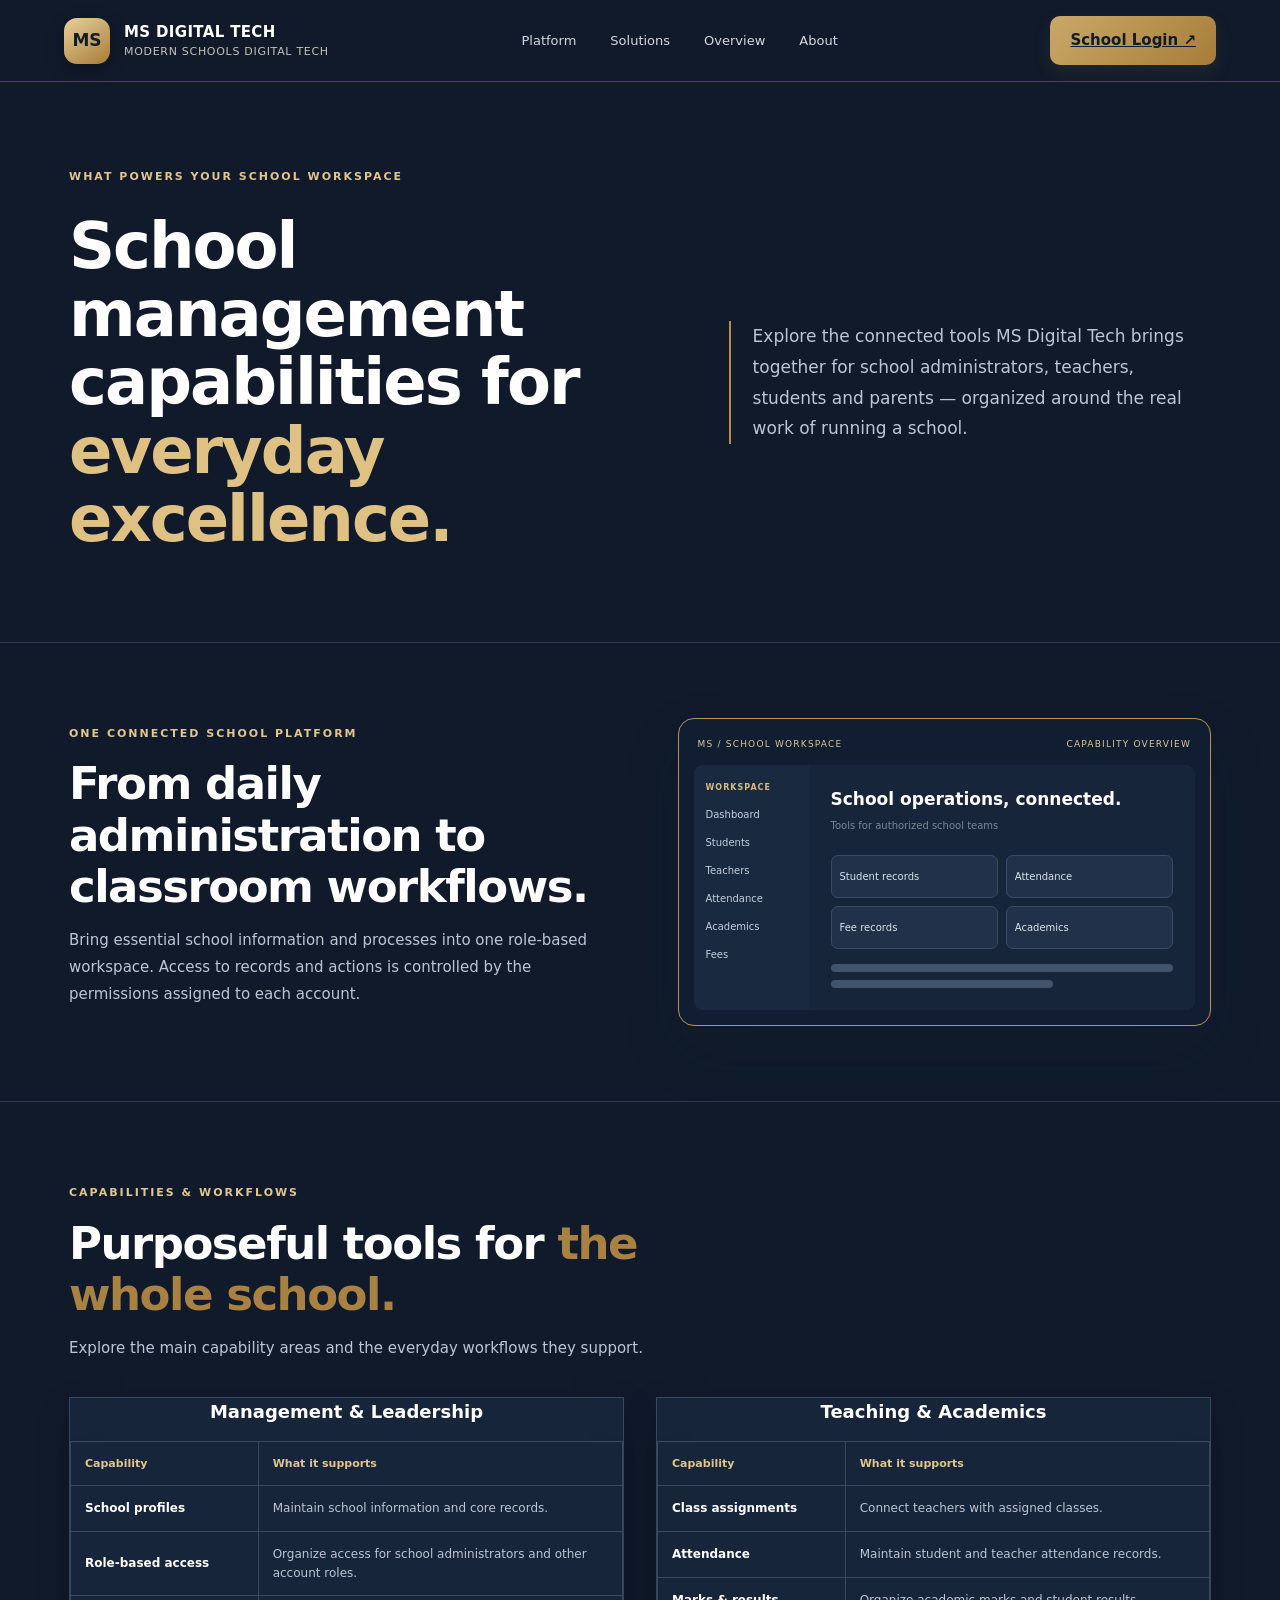
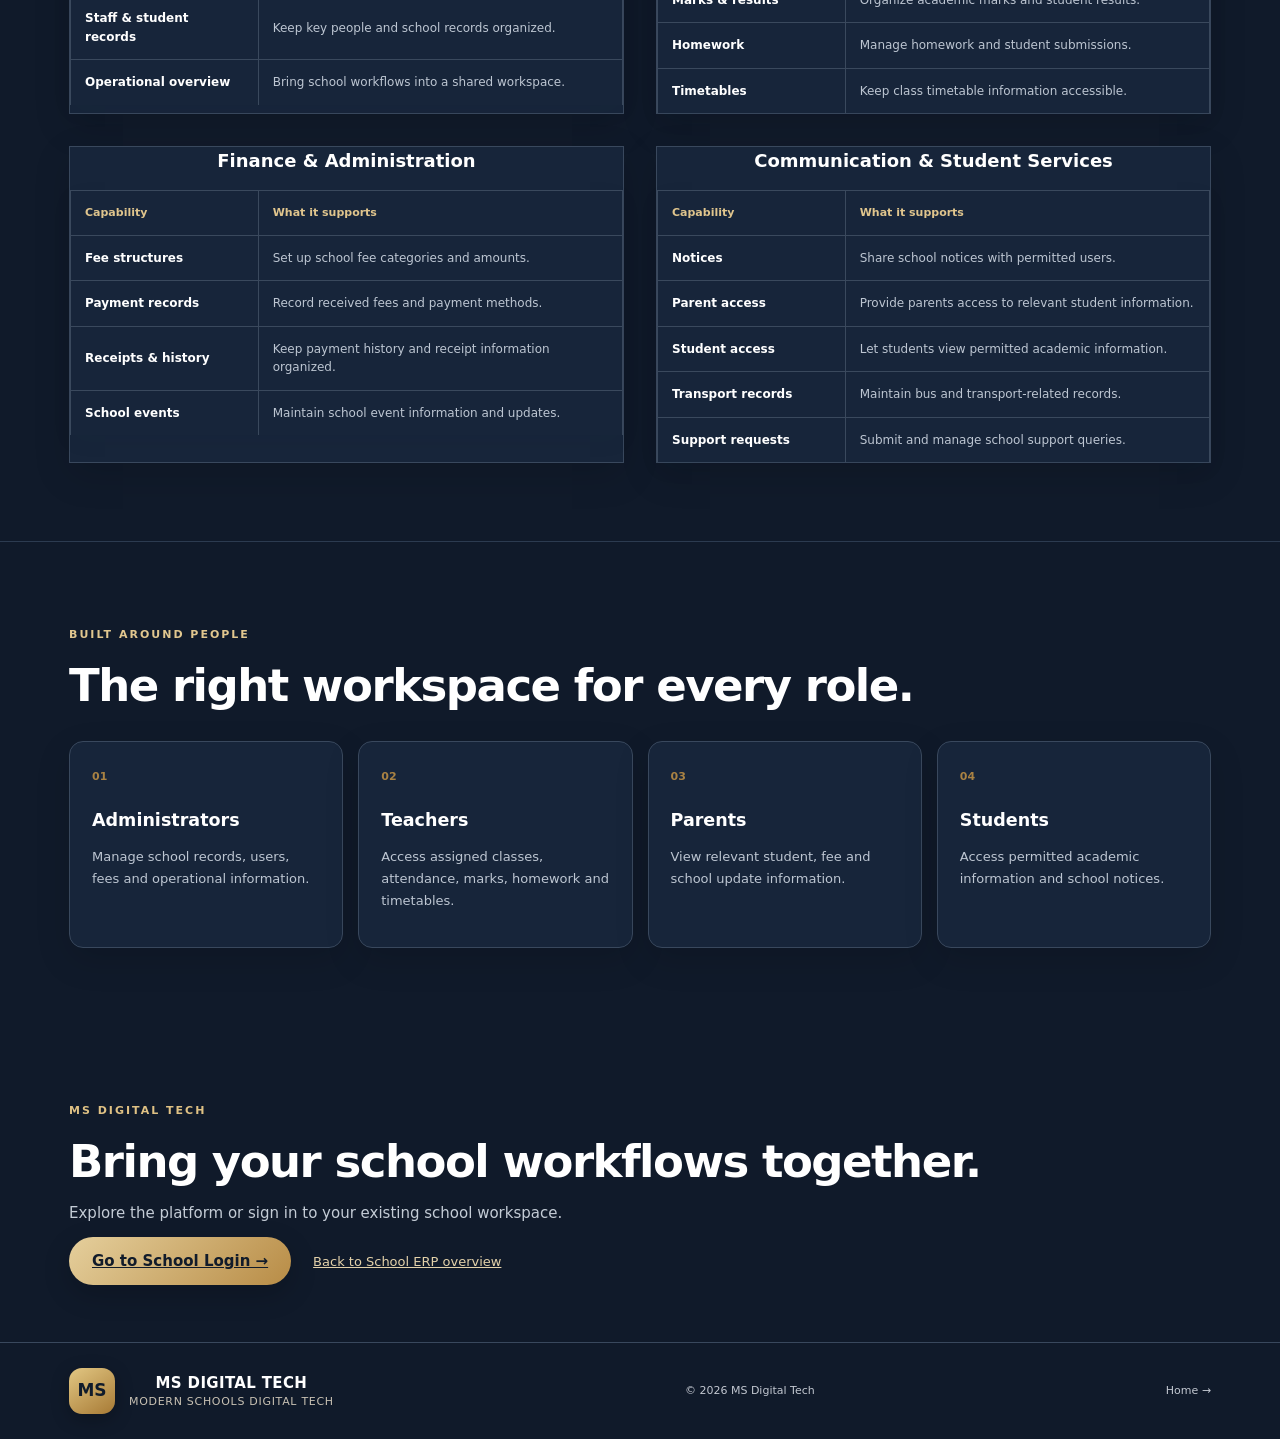
<file: capabilities.html>
<!doctype html>
<html lang="en"><head><meta charset="utf-8"><meta name="viewport" content="width=device-width,initial-scale=1"><meta name="theme-color" content="#101a2a"><meta name="description" content="Explore MS Digital Tech school ERP capabilities for school administration, academics, attendance, fees, transport and communication."><meta name="robots" content="index,follow"><link rel="canonical" href="https://msdigitaltech.in.net/capabilities.html"><title>School ERP Capabilities | MS Digital Tech</title><link rel="stylesheet" href="styles.css"></head><body>
<header class="site-nav"><a class="brand" href="/"><span class="logo">MS</span><span><b>MS DIGITAL TECH</b><small>MODERN SCHOOLS DIGITAL TECH</small></span></a><nav class="site-links"><a href="/#platforms">Platform</a><a href="/#solutions">Solutions</a><a href="/#capabilities">Overview</a><a href="/#about">About</a></nav><a class="primary nav-login" href="/#loginForm">School Login ↗</a><a class="mobile-login" href="/#loginForm">Login</a></header>
<main class="cap-page">
<section class="cap-hero"><div class="landing-container"><span class="section-kicker">WHAT POWERS YOUR SCHOOL WORKSPACE</span><div class="cap-hero-grid"><h1>School management capabilities for <em>everyday excellence.</em></h1><p>Explore the connected tools MS Digital Tech brings together for school administrators, teachers, students and parents — organized around the real work of running a school.</p></div></div></section>
<section class="cap-intro-section"><div class="landing-container cap-intro-grid"><div><span class="section-kicker">ONE CONNECTED SCHOOL PLATFORM</span><h2>From daily administration to classroom workflows.</h2><p>Bring essential school information and processes into one role-based workspace. Access to records and actions is controlled by the permissions assigned to each account.</p></div><div class="cap-visual-card"><div class="cap-visual-head"><span>MS / SCHOOL WORKSPACE</span><span>CAPABILITY OVERVIEW</span></div><div class="cap-visual-body"><div class="cap-mini-nav"><b>WORKSPACE</b><span>Dashboard</span><span>Students</span><span>Teachers</span><span>Attendance</span><span>Academics</span><span>Fees</span></div><div class="cap-mini-content"><b>School operations, connected.</b><small>Tools for authorized school teams</small><div class="cap-mini-tiles"><i>Student records</i><i>Attendance</i><i>Fee records</i><i>Academics</i></div><div class="cap-mini-line"></div><div class="cap-mini-line short"></div></div></div></div></div></section>
<section class="capability-tables"><div class="landing-container"><div class="section-intro"><span class="section-kicker">CAPABILITIES & WORKFLOWS</span><h2>Purposeful tools for <em>the whole school.</em></h2><p>Explore the main capability areas and the everyday workflows they support.</p></div>
<div class="cap-table-grid">
<article class="cap-table-card"><h3>Management & Leadership</h3><table><thead><tr><th>Capability</th><th>What it supports</th></tr></thead><tbody><tr><td>School profiles</td><td>Maintain school information and core records.</td></tr><tr><td>Role-based access</td><td>Organize access for school administrators and other account roles.</td></tr><tr><td>Staff & student records</td><td>Keep key people and school records organized.</td></tr><tr><td>Operational overview</td><td>Bring school workflows into a shared workspace.</td></tr></tbody></table></article>
<article class="cap-table-card"><h3>Teaching & Academics</h3><table><thead><tr><th>Capability</th><th>What it supports</th></tr></thead><tbody><tr><td>Class assignments</td><td>Connect teachers with assigned classes.</td></tr><tr><td>Attendance</td><td>Maintain student and teacher attendance records.</td></tr><tr><td>Marks & results</td><td>Organize academic marks and student results.</td></tr><tr><td>Homework</td><td>Manage homework and student submissions.</td></tr><tr><td>Timetables</td><td>Keep class timetable information accessible.</td></tr></tbody></table></article>
<article class="cap-table-card"><h3>Finance & Administration</h3><table><thead><tr><th>Capability</th><th>What it supports</th></tr></thead><tbody><tr><td>Fee structures</td><td>Set up school fee categories and amounts.</td></tr><tr><td>Payment records</td><td>Record received fees and payment methods.</td></tr><tr><td>Receipts & history</td><td>Keep payment history and receipt information organized.</td></tr><tr><td>School events</td><td>Maintain school event information and updates.</td></tr></tbody></table></article>
<article class="cap-table-card"><h3>Communication & Student Services</h3><table><thead><tr><th>Capability</th><th>What it supports</th></tr></thead><tbody><tr><td>Notices</td><td>Share school notices with permitted users.</td></tr><tr><td>Parent access</td><td>Provide parents access to relevant student information.</td></tr><tr><td>Student access</td><td>Let students view permitted academic information.</td></tr><tr><td>Transport records</td><td>Maintain bus and transport-related records.</td></tr><tr><td>Support requests</td><td>Submit and manage school support queries.</td></tr></tbody></table></article>
</div></div></section>
<section class="cap-roles"><div class="landing-container"><span class="section-kicker">BUILT AROUND PEOPLE</span><h2>The right workspace for every role.</h2><div class="cap-role-grid"><article><b>01</b><h3>Administrators</h3><p>Manage school records, users, fees and operational information.</p></article><article><b>02</b><h3>Teachers</h3><p>Access assigned classes, attendance, marks, homework and timetables.</p></article><article><b>03</b><h3>Parents</h3><p>View relevant student, fee and school update information.</p></article><article><b>04</b><h3>Students</h3><p>Access permitted academic information and school notices.</p></article></div></div></section>
<section class="cap-bottom-cta"><div class="landing-container"><span class="section-kicker">MS DIGITAL TECH</span><h2>Bring your school workflows together.</h2><p>Explore the platform or sign in to your existing school workspace.</p><a class="gold-button" href="/#loginForm">Go to School Login →</a><a class="cap-secondary-link" href="school-erp.html">Back to School ERP overview</a></div></section>
</main><footer class="landing-footer"><div class="landing-container footer-inner"><a class="brand" href="/"><span class="logo">MS</span><span><b>MS DIGITAL TECH</b><small>MODERN SCHOOLS DIGITAL TECH</small></span></a><span>© <span id="capYear"></span> MS Digital Tech</span><a href="/">Home →</a></div></footer><script>document.getElementById('capYear').textContent=new Date().getFullYear();</script></body></html>
</file>
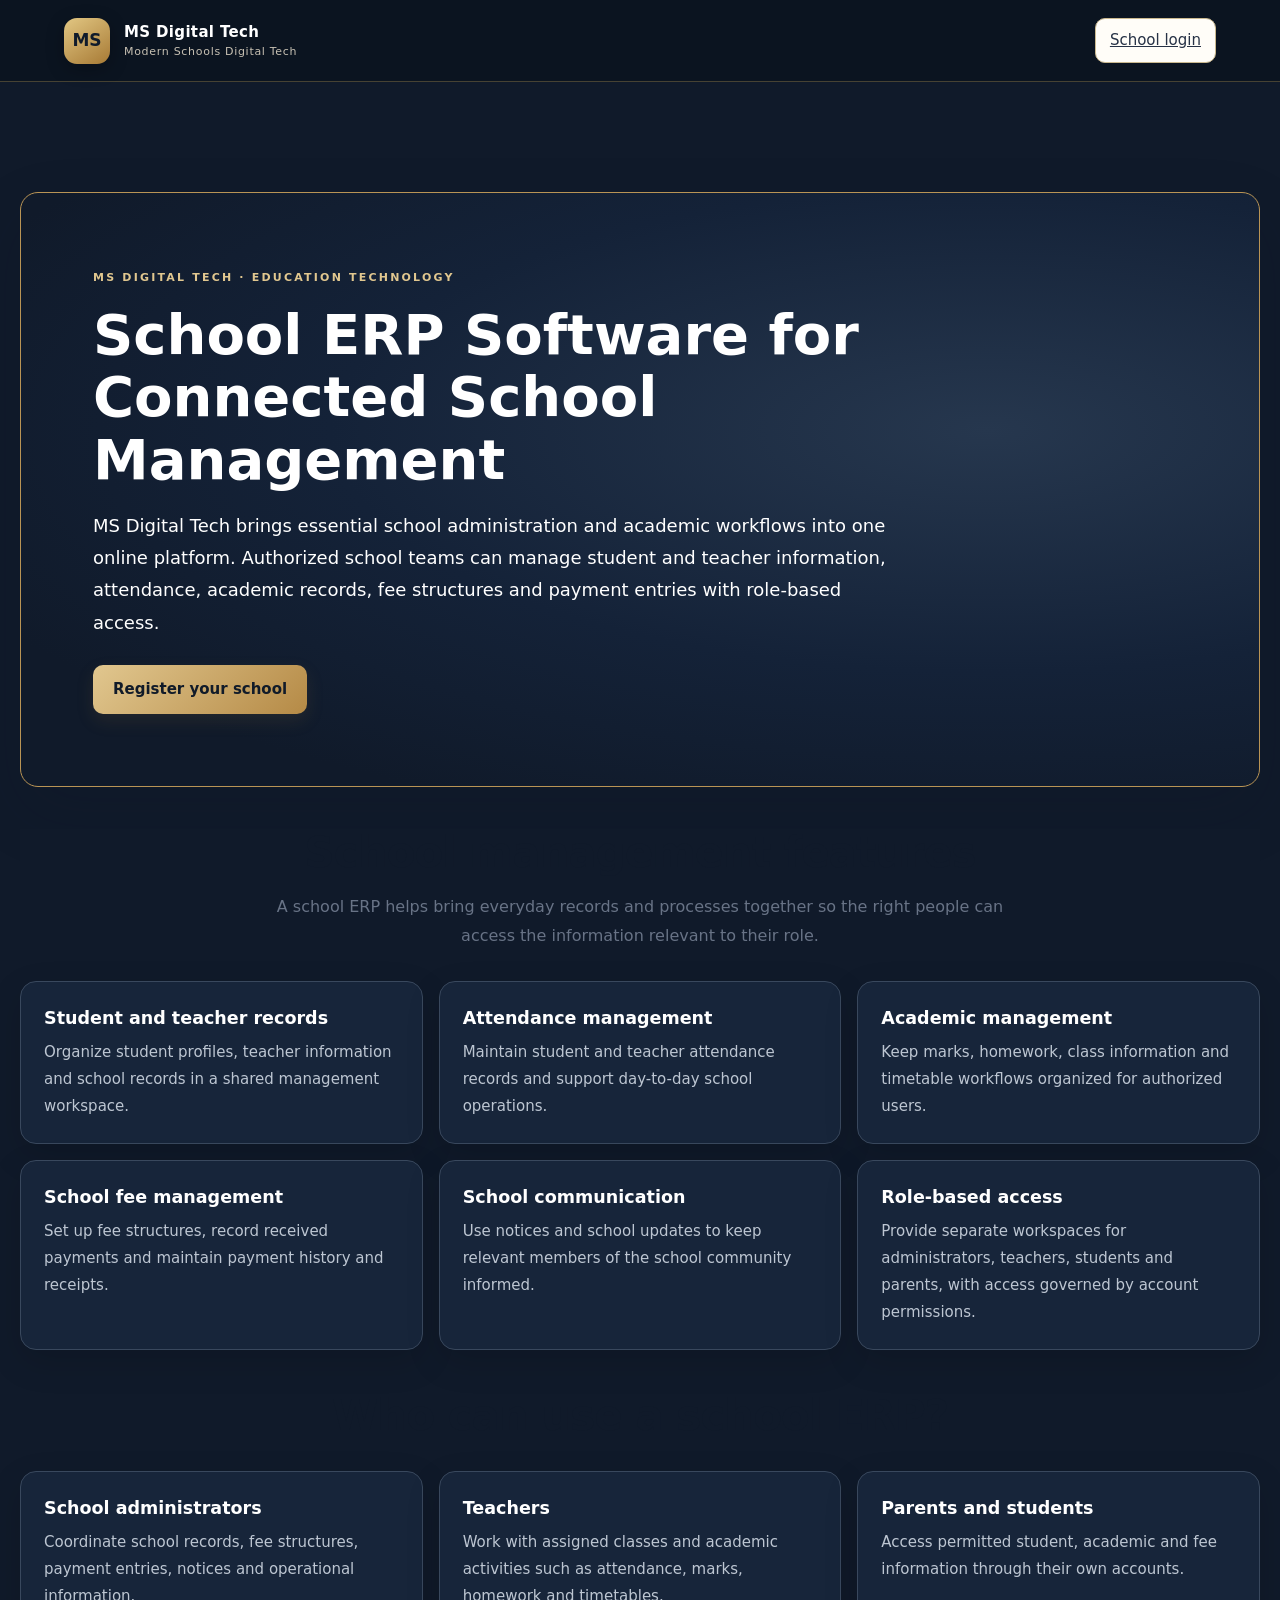
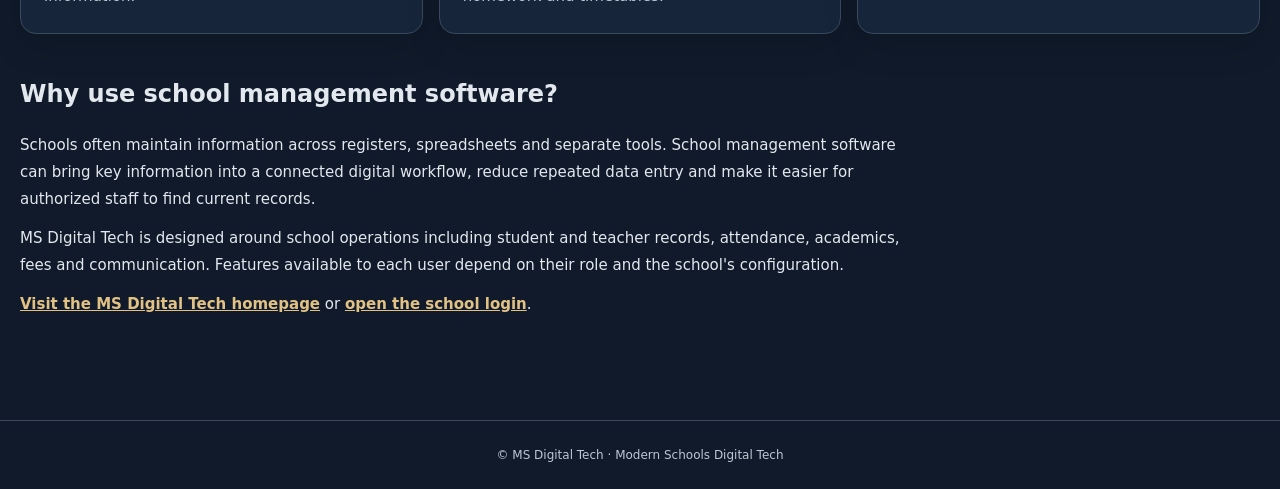
<file: school-erp.html>
<!doctype html>
<html lang="en">
<head>
<meta charset="utf-8">
<meta name="viewport" content="width=device-width,initial-scale=1">
<meta name="theme-color" content="#101a2a">
<meta name="description" content="Explore MS Digital Tech school ERP software for student and teacher records, attendance, academics, fee management and school operations.">
<meta name="robots" content="index,follow,max-image-preview:large">
<link rel="canonical" href="https://msdigitaltech.in.net/school-erp.html">
<meta property="og:type" content="website">
<meta property="og:title" content="School ERP Software | MS Digital Tech">
<meta property="og:description" content="A connected school management platform for student records, attendance, academics, fees and school operations.">
<meta property="og:url" content="https://msdigitaltech.in.net/school-erp.html">
<title>School ERP Software | MS Digital Tech</title>
<script type="application/ld+json">
{"@context":"https://schema.org","@type":"WebPage","name":"School ERP Software","url":"https://msdigitaltech.in.net/school-erp.html","about":{"@type":"SoftwareApplication","name":"MS Digital Tech School ERP","applicationCategory":"BusinessApplication","operatingSystem":"Web"},"isPartOf":{"@type":"WebSite","name":"MS Digital Tech","url":"https://msdigitaltech.in.net/"}}
</script>
<link rel="stylesheet" href="styles.css">
</head>
<body>
<header class="top"><a class="brand" href="/" aria-label="MS Digital Tech home"><span class="logo">MS</span><span><b>MS Digital Tech</b><small>Modern Schools Digital Tech</small></span></a><a class="outline" href="/#loginForm">School login</a></header>
<main class="wrap public-sections seo-page">
<section class="seo-hero">
<span class="eyebrow">MS DIGITAL TECH · EDUCATION TECHNOLOGY</span>
<h1>School ERP Software for Connected School Management</h1>
<p>MS Digital Tech brings essential school administration and academic workflows into one online platform. Authorized school teams can manage student and teacher information, attendance, academic records, fee structures and payment entries with role-based access.</p>
<a class="primary" href="/#schoolRequestToggle">Register your school</a>
</section>
<section class="seo-content">
<div class="section-heading"><h2>School management features</h2><p>A school ERP helps bring everyday records and processes together so the right people can access the information relevant to their role.</p></div>
<div class="seo-columns">
<article><h3>Student and teacher records</h3><p>Organize student profiles, teacher information and school records in a shared management workspace.</p></article>
<article><h3>Attendance management</h3><p>Maintain student and teacher attendance records and support day-to-day school operations.</p></article>
<article><h3>Academic management</h3><p>Keep marks, homework, class information and timetable workflows organized for authorized users.</p></article>
<article><h3>School fee management</h3><p>Set up fee structures, record received payments and maintain payment history and receipts.</p></article>
<article><h3>School communication</h3><p>Use notices and school updates to keep relevant members of the school community informed.</p></article>
<article><h3>Role-based access</h3><p>Provide separate workspaces for administrators, teachers, students and parents, with access governed by account permissions.</p></article>
</div>
</section>
<section class="seo-content">
<div class="section-heading"><h2>Who can use a school ERP?</h2></div>
<div class="seo-columns">
<article><h3>School administrators</h3><p>Coordinate school records, fee structures, payment entries, notices and operational information.</p></article>
<article><h3>Teachers</h3><p>Work with assigned classes and academic activities such as attendance, marks, homework and timetables.</p></article>
<article><h3>Parents and students</h3><p>Access permitted student, academic and fee information through their own accounts.</p></article>
</div>
</section>
<section class="seo-content seo-detail">
<h2>Why use school management software?</h2>
<p>Schools often maintain information across registers, spreadsheets and separate tools. School management software can bring key information into a connected digital workflow, reduce repeated data entry and make it easier for authorized staff to find current records.</p>
<p>MS Digital Tech is designed around school operations including student and teacher records, attendance, academics, fees and communication. Features available to each user depend on their role and the school's configuration.</p>
<p><a href="/">Visit the MS Digital Tech homepage</a> or <a href="/#loginForm">open the school login</a>.</p>
</section>
</main>
<footer>© MS Digital Tech · Modern Schools Digital Tech</footer>
</body>
</html>
</file>
<file: styles.css>
:root{--navy:#102b46;--blue:#1769aa;--pale:#eef5fb;--ink:#182a3a;--muted:#637588;--line:#dce5ed;--white:#fff;--green:#16794a;--red:#a83232}*{box-sizing:border-box}body{margin:0;background:#f4f7fa;color:var(--ink);font:15px/1.5 Inter,system-ui,-apple-system,Segoe UI,sans-serif}.top{height:76px;background:white;border-bottom:1px solid var(--line);display:flex;align-items:center;justify-content:space-between;padding:0 max(5vw,20px)}.brand{display:flex;gap:12px;align-items:center;color:var(--navy);text-decoration:none}.brand small{display:block;color:var(--muted);font-size:11px}.logo{width:42px;height:42px;border-radius:12px;background:var(--navy);color:white;display:grid;place-items:center;font-weight:800}.top-user{font-size:13px;color:var(--muted)}.wrap{max-width:1180px;margin:40px auto;padding:0 22px;min-height:75vh}.auth-layout{display:grid;grid-template-columns:1.2fr .8fr;gap:8vw;align-items:center;min-height:590px}.intro h1{font-size:clamp(38px,5vw,62px);line-height:1.08;letter-spacing:-2px;margin:18px 0}.intro h1 em{font-style:normal;color:var(--blue)}.intro p{font-size:18px;color:var(--muted);max-width:540px}.eyebrow{font-size:11px;font-weight:800;letter-spacing:1.8px;color:var(--blue)}.trust{display:flex;flex-wrap:wrap;gap:10px;margin-top:30px}.trust span{background:white;border:1px solid var(--line);padding:9px 12px;border-radius:9px;font-size:12px}.card{background:white;border:1px solid var(--line);border-radius:16px;box-shadow:0 12px 36px #17324b0b}.auth-card{padding:28px}.tabs{display:flex;border-bottom:1px solid var(--line);gap:22px;margin-bottom:24px}.tabs button{border:0;background:none;padding:0 0 12px;color:var(--muted);cursor:pointer}.tabs button.active{color:var(--blue);border-bottom:2px solid var(--blue);font-weight:700}h2{margin:0 0 20px;font-size:24px}label{display:block;font-weight:650;font-size:13px;margin:15px 0}input,select,textarea{display:block;width:100%;margin-top:7px;border:1px solid #cbd7e2;border-radius:9px;padding:12px;font:inherit;background:white;color:var(--ink)}textarea{min-height:90px;resize:vertical}button{font:inherit;cursor:pointer}.primary{background:var(--blue);color:white;border:0;border-radius:9px;padding:12px 17px;font-weight:700}.primary:disabled{opacity:.6;cursor:wait}.full{width:100%;margin-top:10px}.outline{background:white;border:1px solid var(--line);padding:10px 14px;border-radius:9px;color:var(--navy)}.small{font-size:12px}.muted{color:var(--muted)}.welcome{display:flex;justify-content:space-between;align-items:center;margin-bottom:24px}.welcome h1{margin:5px 0;font-size:34px}.nav{display:flex;gap:8px;overflow:auto;padding:0 0 14px}.nav button{white-space:nowrap;border:1px solid var(--line);background:white;border-radius:9px;padding:10px 14px;color:var(--muted)}.nav button.active{background:var(--navy);color:white;border-color:var(--navy)}.panel{padding:24px;min-height:320px}.panel-head{display:flex;justify-content:space-between;align-items:center;gap:16px;margin-bottom:18px}.panel-head h2{margin:0}.grid{display:grid;grid-template-columns:repeat(3,1fr);gap:14px}.stat{padding:17px;border:1px solid var(--line);border-radius:12px;background:#fff}.stat b{display:block;font-size:28px;color:var(--navy)}.stat span{font-size:12px;color:var(--muted)}.table-wrap{overflow:auto;border:1px solid var(--line);border-radius:10px}table{border-collapse:collapse;width:100%;font-size:13px;white-space:nowrap}th,td{text-align:left;padding:12px 14px;border-bottom:1px solid var(--line)}th{background:#f5f8fb;color:#516477;font-size:11px;text-transform:uppercase;letter-spacing:.5px}tr:last-child td{border-bottom:0}.form-grid{display:grid;grid-template-columns:repeat(2,minmax(0,1fr));gap:0 18px;max-width:760px}.form-grid .wide{grid-column:1/-1}.message{padding:12px 14px;border-radius:9px;background:#eef5fb;color:var(--navy);margin:12px 0;font-size:13px}.message.error{background:#fff0f0;color:var(--red)}.message.success{background:#ecf8f1;color:var(--green)}.empty,.loading{padding:34px;text-align:center;color:var(--muted)}.actions{display:flex;gap:10px;flex-wrap:wrap;margin-top:12px}.danger{color:var(--red)}footer{text-align:center;color:var(--muted);font-size:12px;padding:25px;border-top:1px solid var(--line)}[hidden]{display:none!important}@media(max-width:760px){.wrap{margin:20px auto}.auth-layout{grid-template-columns:1fr;gap:25px;min-height:unset}.intro h1{font-size:42px}.intro p{font-size:15px}.auth-card{padding:20px}.grid{grid-template-columns:repeat(2,1fr)}.welcome{align-items:flex-start}.welcome h1{font-size:27px}.panel{padding:15px}.form-grid{grid-template-columns:1fr}.form-grid .wide{grid-column:auto}.top{height:66px;padding:0 16px}}

.attendance-roster{margin-top:20px}.attendance-roster h3{margin:0}.att-status{min-width:125px;padding:9px;margin:0}.attendance-roster .actions{margin:18px 0 8px}.attendance-roster .panel-head{margin-top:22px}

.captcha-slot{display:flex;justify-content:flex-start;min-height:78px;margin:12px 0;overflow:visible}

.class-options{display:grid;grid-template-columns:repeat(4,minmax(0,1fr));gap:4px 12px;padding:12px;border:1px solid var(--line);border-radius:10px}.class-options label,.form-grid label.wide.small{display:flex;align-items:center;gap:8px;font-weight:500}.class-options input,.form-grid label.wide.small input{width:auto;margin:0}.form-grid h3{margin:20px 0 0;padding-top:12px;border-top:1px solid var(--line);font-size:16px;color:var(--navy)}@media(max-width:760px){.class-options{grid-template-columns:repeat(2,minmax(0,1fr))}}

/* Responsive registration and dashboard layouts */
.wrap{width:min(100% - 32px,1280px)}
.auth-layout{grid-template-columns:minmax(0,1fr) minmax(420px,.95fr);gap:clamp(24px,5vw,72px)}
.auth-card{min-width:0;width:100%}
.form-grid{width:100%;max-width:none;grid-template-columns:repeat(2,minmax(0,1fr));column-gap:clamp(12px,2vw,24px)}
.form-grid>*{min-width:0}
.form-grid input,.form-grid select,.form-grid textarea{max-width:100%}
.class-options{grid-template-columns:repeat(4,minmax(0,1fr))}
.field-title{display:block;font-size:13px;font-weight:650;margin:15px 0 8px}
@media(min-width:1100px){.auth-layout{grid-template-columns:minmax(0,1fr) minmax(500px,.9fr)}.auth-card{padding:clamp(24px,3vw,38px)}}
@media(max-width:900px){.auth-layout{grid-template-columns:minmax(0,1fr) minmax(360px,1fr);gap:24px}.intro h1{font-size:clamp(34px,5vw,48px)}}
@media(max-width:680px){.wrap{width:100%;padding:0 14px;margin:14px auto}.auth-layout{grid-template-columns:minmax(0,1fr);gap:18px}.intro h1{font-size:38px;letter-spacing:-1px}.intro p{font-size:14px}.auth-card{padding:17px}.form-grid{grid-template-columns:minmax(0,1fr)}.form-grid .wide{grid-column:1}.class-options{grid-template-columns:repeat(2,minmax(0,1fr))}.top{padding:0 12px}.brand{gap:8px}.brand small{font-size:10px}.panel{padding:14px}.grid{grid-template-columns:repeat(2,minmax(0,1fr))}}
@media(min-width:681px) and (max-width:900px){.form-grid{grid-template-columns:repeat(2,minmax(0,1fr))}.class-options{grid-template-columns:repeat(3,minmax(0,1fr))}}

.request-success{margin:18px 0;padding:24px;border:1px solid #b9e2ca;border-radius:14px;background:#f0faf4;color:#164b30}.request-success h2{margin:8px 0 10px;color:#14532d}.request-success p{margin:8px 0}.request-success-icon{width:42px;height:42px;border-radius:50%;display:grid;place-items:center;background:#16794a;color:white;font-size:24px;font-weight:800}.request-success dl{display:grid;gap:8px;margin:18px 0}.request-success dl>div{display:flex;flex-wrap:wrap;gap:8px 18px;padding:10px 0;border-top:1px solid #cfe8d8}.request-success dt{font-weight:700;min-width:145px}.request-success dd{margin:0;overflow-wrap:anywhere}.request-pending{display:inline-block;padding:3px 9px;border-radius:20px;background:#fff3cd;color:#805b00;font-weight:700}.request-next-step{padding:12px;border-radius:9px;background:#e5f5eb}

/* Dashboard navigation: fixed-width left sidebar on desktop, collapsible horizontal list on mobile */
.dashboard-shell{display:grid;grid-template-columns:245px minmax(0,1fr);gap:18px;align-items:start;margin-top:8px}.sidebar{position:sticky;top:14px;background:#fff;border:1px solid var(--line);border-radius:14px;padding:14px;max-height:calc(100vh - 28px);overflow:auto}.sidebar-heading{font-size:10px;font-weight:800;letter-spacing:1.5px;color:var(--muted);padding:5px 9px 12px}.nav{display:flex;flex-direction:column;gap:5px;overflow:visible;padding:0}.nav button{text-align:left;width:100%;white-space:normal;border:1px solid transparent;background:transparent;border-radius:8px;padding:10px 12px;color:var(--muted)}.nav button:hover{background:var(--pale);color:var(--navy)}.nav button.active{background:var(--navy);color:white;border-color:var(--navy)}.dashboard-shell>.panel{min-width:0;margin:0}@media(max-width:760px){.dashboard-shell{grid-template-columns:1fr;gap:12px}.sidebar{position:static;max-height:220px}.nav{display:grid;grid-template-columns:repeat(2,minmax(0,1fr));gap:5px}.nav button{font-size:12px;padding:9px}.sidebar-heading{padding-bottom:8px}}
.grid-two{display:grid;grid-template-columns:repeat(2,minmax(0,1fr));gap:16px;margin:18px 0}.grid-two>.card{padding:22px}.grid-two h3{margin:0 0 10px;color:var(--navy)}.attendance-roster{margin-top:18px}@media(max-width:760px){.grid-two{grid-template-columns:1fr}}

/* Desktop dashboard fit and readable admin tables */
@media(min-width:761px){.wrap{width:calc(100% - 40px);max-width:1680px;margin:24px auto;padding:0 20px}.dashboard-shell{grid-template-columns:260px minmax(0,1fr);gap:22px}.dashboard-shell>.panel{width:100%;min-width:0}.panel{padding:clamp(20px,2vw,32px)}.school-table table{min-width:980px}}
.school-subhead{margin:26px 0 10px;color:var(--navy);font-size:17px}.empty.compact{padding:14px}.school-table{margin-top:16px}.school-table td{vertical-align:middle}
@media(max-width:760px){.wrap{width:100%;padding:0 12px}.dashboard-shell{grid-template-columns:minmax(0,1fr)}.panel{min-width:0;overflow:hidden}.table-wrap{max-width:100%}}


/* MS Digital Tech: full-width dashboard layout on laptop/desktop */
@media (min-width: 761px) {
  main.wrap:has(.dashboard-shell) {
    width: calc(100% - 48px);
    max-width: 1800px;
    margin: 22px auto;
    padding: 0 12px;
  }
  .dashboard-shell {
    width: 100%;
    grid-template-columns: minmax(220px, 270px) minmax(0, 1fr);
    gap: 24px;
    align-items: start;
  }
  .dashboard-shell > .panel {
    width: 100%;
    min-width: 0;
    max-width: none;
  }
  .dashboard-shell .table-wrap {
    width: 100%;
    max-width: 100%;
    overflow-x: auto;
    overscroll-behavior-x: contain;
  }
  .dashboard-shell table {
    width: 100%;
  }
}
@media (min-width: 761px) and (max-width: 1100px) {
  main.wrap:has(.dashboard-shell) {
    width: calc(100% - 28px);
    padding: 0 4px;
  }
  .dashboard-shell {
    grid-template-columns: 210px minmax(0, 1fr);
    gap: 14px;
  }
  .panel {
    padding: 18px;
  }
}


/* Fixed desktop admin workspace: keep the dashboard frame stationary and
   move long content inside the panel/sidebar instead of scrolling the page. */
@media (min-width: 761px) {
  html:has(body #appView:not([hidden])) {
    height: 100%;
    overflow: hidden;
  }
  body:has(#appView:not([hidden])) {
    height: 100vh;
    height: 100dvh;
    overflow: hidden;
    display: flex;
    flex-direction: column;
  }
  body:has(#appView:not([hidden])) > .top {
    flex: 0 0 76px;
    position: relative;
    z-index: 5;
  }
  body:has(#appView:not([hidden])) > main.wrap {
    flex: 1 1 auto;
    min-height: 0;
    height: calc(100vh - 76px);
    height: calc(100dvh - 76px);
    width: 100%;
    max-width: none;
    margin: 0;
    padding: 14px 28px 16px;
    overflow: hidden;
  }
  #appView:not([hidden]) {
    height: 100%;
    min-height: 0;
    display: flex;
    flex-direction: column;
    overflow: hidden;
  }
  #appView:not([hidden]) .welcome {
    flex: 0 0 auto;
    margin: 0 0 14px;
  }
  #appView:not([hidden]) .welcome h1 {
    margin: 0;
  }
  #appView:not([hidden]) .dashboard-shell {
    flex: 1 1 auto;
    min-height: 0;
    height: auto;
    margin: 0;
    align-items: stretch;
    grid-template-columns: 245px minmax(0, 1fr);
    gap: 20px;
    overflow: hidden;
  }
  #appView:not([hidden]) .sidebar {
    position: relative;
    top: auto;
    height: 100%;
    max-height: none;
    min-height: 0;
    overflow-y: auto;
    overscroll-behavior: contain;
  }
  #appView:not([hidden]) #panel {
    height: 100%;
    min-height: 0;
    overflow: auto;
    overscroll-behavior: contain;
    scrollbar-gutter: stable;
  }
  body:has(#appView:not([hidden])) > footer {
    display: none;
  }
}


/* Stable admin viewport: prevent the document itself from moving. */
@media (min-width: 761px) {
  html:has(#appView:not([hidden])),
  body:has(#appView:not([hidden])) {
    width: 100%;
    height: 100%;
    min-height: 0;
    overflow: hidden !important;
  }
  body:has(#appView:not([hidden])) {
    position: fixed;
    inset: 0;
    display: block;
  }
  body:has(#appView:not([hidden])) > header.top {
    position: absolute;
    inset: 0 0 auto 0;
    width: 100%;
    height: 64px;
    min-height: 64px;
    z-index: 20;
  }
  body:has(#appView:not([hidden])) > main.wrap {
    position: absolute;
    inset: 64px 0 0 0;
    width: 100% !important;
    height: auto !important;
    max-width: none !important;
    min-height: 0 !important;
    margin: 0 !important;
    padding: 14px 24px 16px !important;
    overflow: hidden !important;
  }
  #appView:not([hidden]) {
    position: relative;
    display: flex;
    flex-direction: column;
    width: 100%;
    height: 100%;
    min-height: 0;
    overflow: hidden;
  }
  #appView:not([hidden]) .welcome {
    flex: 0 0 auto;
    margin: 0 0 12px;
  }
  #appView:not([hidden]) .dashboard-shell {
    flex: 1 1 auto;
    height: auto;
    min-height: 0;
    margin: 0;
    overflow: hidden;
    grid-template-columns: 245px minmax(0, 1fr);
    align-items: stretch;
  }
  #appView:not([hidden]) .sidebar {
    position: relative;
    inset: auto;
    height: 100%;
    max-height: none;
    min-height: 0;
    overflow-x: hidden;
    overflow-y: auto;
  }
  #appView:not([hidden]) #panel {
    height: 100%;
    min-height: 0;
    overflow: auto;
    overscroll-behavior: contain;
  }
  body:has(#appView:not([hidden])) > footer {
    display: none !important;
  }
}


/* Universal responsive admin frame: desktop, tablet and phone */
@media (max-width: 760px) {
  html:has(#appView:not([hidden])),
  body:has(#appView:not([hidden])) {
    width: 100%;
    height: 100%;
    min-height: 0;
    overflow: hidden !important;
  }
  body:has(#appView:not([hidden])) {
    position: fixed;
    inset: 0;
    display: block;
  }
  body:has(#appView:not([hidden])) > header.top {
    position: absolute;
    inset: 0 0 auto 0;
    height: 56px;
    min-height: 56px;
    width: 100%;
    padding: 0 10px;
    z-index: 30;
  }
  body:has(#appView:not([hidden])) > main.wrap {
    position: absolute;
    inset: 56px 0 0 0;
    width: 100% !important;
    height: auto !important;
    max-width: none !important;
    min-height: 0 !important;
    margin: 0 !important;
    padding: 10px 10px 12px !important;
    overflow: hidden !important;
  }
  #appView:not([hidden]) {
    display: flex;
    flex-direction: column;
    width: 100%;
    height: 100%;
    min-height: 0;
    overflow: hidden;
  }
  #appView:not([hidden]) .welcome {
    flex: 0 0 auto;
    margin: 0 0 8px;
    min-width: 0;
  }
  #appView:not([hidden]) .welcome h1 {
    font-size: clamp(20px, 4vw, 27px);
    line-height: 1.2;
    margin: 0;
  }
  #appView:not([hidden]) .welcome p {
    margin: 4px 0 0;
    font-size: 12px;
  }
  #appView:not([hidden]) .dashboard-shell {
    display: grid;
    grid-template-columns: minmax(0, 1fr);
    grid-template-rows: auto minmax(0, 1fr);
    flex: 1 1 auto;
    height: auto;
    min-height: 0;
    gap: 8px;
    margin: 0;
    overflow: hidden;
  }
  #appView:not([hidden]) .sidebar {
    position: relative;
    top: auto;
    width: 100%;
    height: auto;
    max-height: 112px;
    min-height: 0;
    padding: 7px;
    overflow: hidden;
  }
  #appView:not([hidden]) .sidebar-heading {
    padding: 2px 5px 5px;
  }
  #appView:not([hidden]) .nav {
    display: flex;
    flex-direction: row;
    flex-wrap: nowrap;
    gap: 6px;
    width: 100%;
    overflow-x: auto;
    overflow-y: hidden;
    padding: 0 0 4px;
    scrollbar-width: thin;
    -webkit-overflow-scrolling: touch;
  }
  #appView:not([hidden]) .nav button {
    flex: 0 0 auto;
    width: auto;
    min-width: max-content;
    white-space: nowrap;
    padding: 8px 11px;
    font-size: 12px;
  }
  #appView:not([hidden]) #panel {
    width: 100%;
    height: 100%;
    min-height: 0;
    min-width: 0;
    padding: 12px;
    overflow: auto;
    overscroll-behavior: contain;
    -webkit-overflow-scrolling: touch;
  }
  #appView:not([hidden]) .panel {
    min-width: 0;
    max-width: 100%;
  }
  #appView:not([hidden]) .table-wrap,
  #appView:not([hidden]) .school-table {
    max-width: 100%;
    overflow-x: auto;
    overscroll-behavior-x: contain;
    -webkit-overflow-scrolling: touch;
  }
  #appView:not([hidden]) table {
    min-width: 680px;
  }
  body:has(#appView:not([hidden])) > footer {
    display: none !important;
  }
}

@media (min-width: 761px) and (max-width: 1100px) {
  body:has(#appView:not([hidden])) > main.wrap {
    padding: 12px 14px 14px !important;
  }
  #appView:not([hidden]) .dashboard-shell {
    grid-template-columns: 190px minmax(0, 1fr);
    gap: 12px;
  }
  #appView:not([hidden]) .sidebar {
    padding: 9px;
  }
  #appView:not([hidden]) .nav button {
    padding: 8px 9px;
    font-size: 12px;
  }
  #appView:not([hidden]) #panel {
    padding: 16px;
  }
  #appView:not([hidden]) table {
    min-width: 760px;
  }
}

@media (max-width: 420px) {
  body:has(#appView:not([hidden])) > header.top .brand b {
    font-size: 11px;
  }
  body:has(#appView:not([hidden])) > header.top .brand small {
    font-size: 9px;
  }
  #appView:not([hidden]) .welcome .button,
  #appView:not([hidden]) .welcome button {
    padding: 7px 9px;
    font-size: 11px;
  }
  #appView:not([hidden]) #panel {
    padding: 9px;
  }
  #appView:not([hidden]) .grid {
    grid-template-columns: minmax(0, 1fr);
  }
}


/* Shared workspace shell is role-independent: Super Admin, School Admin,
   Teacher, Student, Parent and Bus Driver all use the same responsive frame. */
#appView:not([hidden]) {
  box-sizing: border-box;
  width: 100%;
  min-width: 0;
}
#appView:not([hidden]) *,
#appView:not([hidden]) *::before,
#appView:not([hidden]) *::after {
  box-sizing: border-box;
}
#appView:not([hidden]) .welcome,
#appView:not([hidden]) .dashboard-shell,
#appView:not([hidden]) .sidebar,
#appView:not([hidden]) #panel {
  min-width: 0;
}
#appView:not([hidden]) #panel img,
#appView:not([hidden]) #panel input,
#appView:not([hidden]) #panel select,
#appView:not([hidden]) #panel textarea {
  max-width: 100%;
}


/* Public MS Digital Tech company landing section */
#authView{display:block}
#authView .auth-layout{display:grid}
#authView .intro-cta{display:inline-block;text-decoration:none;margin-top:22px}
.public-sections{padding:64px 0 28px}
.section-heading{max-width:700px;margin:0 auto 28px;text-align:center}
.section-heading h2,.public-cta h2{font-size:clamp(27px,3.2vw,40px);line-height:1.15;letter-spacing:-1px;color:var(--navy);margin:12px 0}
.section-heading p,.public-cta p{color:var(--muted);font-size:16px}
.feature-grid{display:grid;grid-template-columns:repeat(4,minmax(0,1fr));gap:14px}
.feature-card{background:#fff;border:1px solid var(--line);border-radius:14px;padding:22px;box-shadow:0 10px 28px #17324b08}
.feature-number{font-size:11px;font-weight:800;letter-spacing:1.5px;color:var(--blue)}
.feature-card h3{font-size:18px;color:var(--navy);margin:12px 0 8px}
.feature-card p{font-size:13px;color:var(--muted);margin:0}
.public-cta{margin-top:26px;padding:30px 34px;border-radius:18px;background:linear-gradient(120deg,#102b46,#174e76);display:flex;align-items:center;justify-content:space-between;gap:24px;color:#fff}
.public-cta h2{color:#fff;font-size:clamp(24px,3vw,34px)}
.public-cta p{color:#d8e6f1;margin-bottom:0}
.public-cta .eyebrow{color:#b9d8f1}
.public-cta .primary{white-space:nowrap;background:#fff;color:var(--navy);text-decoration:none}
.company-note{display:flex;justify-content:space-between;gap:16px;padding:24px 4px 0;color:var(--muted);font-size:12px}
.company-note b{color:var(--navy)}
@media(max-width:900px){.feature-grid{grid-template-columns:repeat(2,minmax(0,1fr))}}
@media(max-width:680px){.public-sections{padding:42px 0 18px}.feature-grid{grid-template-columns:1fr}.feature-card{padding:18px}.public-cta{padding:24px;align-items:flex-start;flex-direction:column}.company-note{flex-direction:column;gap:4px}}


/* Phone dashboard: preserve the laptop two-column workspace in a compact form. */
@media (max-width: 760px) {
  body:has(#appView:not([hidden])) > header.top {
    height: 54px;
    min-height: 54px;
    padding: 0 8px;
  }
  body:has(#appView:not([hidden])) > main.wrap {
    inset: 54px 0 0 0;
    padding: 8px !important;
  }
  #appView:not([hidden]) .welcome {
    margin-bottom: 7px;
  }
  #appView:not([hidden]) .welcome h1 {
    font-size: 19px;
    line-height: 1.15;
  }
  #appView:not([hidden]) .welcome p {
    font-size: 10px;
    margin-top: 3px;
  }
  #appView:not([hidden]) .dashboard-shell {
    display: grid;
    grid-template-columns: 88px minmax(0, 1fr);
    grid-template-rows: minmax(0, 1fr);
    gap: 7px;
    min-height: 0;
    overflow: hidden;
  }
  #appView:not([hidden]) .sidebar {
    width: 88px;
    height: 100%;
    max-height: none;
    padding: 5px 4px;
    overflow-x: hidden;
    overflow-y: auto;
    border-radius: 9px;
  }
  #appView:not([hidden]) .sidebar-heading {
    font-size: 8px;
    letter-spacing: .7px;
    padding: 3px 2px 6px;
    text-align: center;
  }
  #appView:not([hidden]) .nav {
    display: flex;
    flex-direction: column;
    flex-wrap: nowrap;
    gap: 4px;
    overflow: visible;
    padding: 0;
  }
  #appView:not([hidden]) .nav button {
    flex: 0 0 auto;
    width: 100%;
    min-width: 0;
    white-space: normal;
    overflow-wrap: anywhere;
    text-align: center;
    font-size: 9px;
    line-height: 1.15;
    padding: 7px 3px;
    border-radius: 6px;
  }
  #appView:not([hidden]) #panel {
    width: 100%;
    height: 100%;
    min-width: 0;
    min-height: 0;
    padding: 9px;
    overflow: auto;
    border-radius: 9px;
  }
  #appView:not([hidden]) #panel .panel-head {
    gap: 6px;
    flex-wrap: wrap;
  }
  #appView:not([hidden]) #panel h2 {
    font-size: 17px;
  }
  #appView:not([hidden]) #panel h3 {
    font-size: 14px;
  }
  #appView:not([hidden]) #panel p,
  #appView:not([hidden]) #panel label,
  #appView:not([hidden]) #panel .muted {
    font-size: 10px;
  }
  #appView:not([hidden]) #panel button {
    font-size: 10px;
    padding: 7px 8px;
  }
  #appView:not([hidden]) #panel input,
  #appView:not([hidden]) #panel select,
  #appView:not([hidden]) #panel textarea {
    min-width: 0;
    font-size: 11px;
    padding: 8px;
  }
  #appView:not([hidden]) #panel .form-grid {
    grid-template-columns: minmax(0, 1fr);
    gap: 9px;
  }
  #appView:not([hidden]) #panel .actions {
    flex-wrap: wrap;
    gap: 5px;
  }
  #appView:not([hidden]) #panel .card {
    padding: 10px;
  }
  #appView:not([hidden]) #panel table {
    min-width: 560px;
    font-size: 10px;
  }
  #appView:not([hidden]) #panel th,
  #appView:not([hidden]) #panel td {
    padding: 7px 6px;
  }
}

@media (max-width: 380px) {
  #appView:not([hidden]) .dashboard-shell {
    grid-template-columns: 76px minmax(0, 1fr);
    gap: 5px;
  }
  #appView:not([hidden]) .sidebar { width: 76px; }
  #appView:not([hidden]) #panel { padding: 7px; }
}


/* Phone usability correction: full-width workspace and comfortable touch targets. */
@media (max-width: 760px) {
  #appView:not([hidden]) .dashboard-shell {
    display: grid;
    grid-template-columns: minmax(0, 1fr);
    grid-template-rows: auto minmax(0, 1fr);
    gap: 7px;
  }
  #appView:not([hidden]) .sidebar {
    width: 100%;
    height: auto;
    max-height: 92px;
    padding: 6px 7px;
    overflow: hidden;
  }
  #appView:not([hidden]) .sidebar-heading {
    text-align: left;
    font-size: 9px;
    padding: 2px 4px 5px;
  }
  #appView:not([hidden]) .nav {
    display: flex;
    flex-direction: row;
    flex-wrap: nowrap;
    gap: 6px;
    width: 100%;
    overflow-x: auto;
    overflow-y: hidden;
    padding: 0 0 4px;
    -webkit-overflow-scrolling: touch;
  }
  #appView:not([hidden]) .nav button {
    flex: 0 0 auto;
    width: auto;
    min-width: max-content;
    white-space: nowrap;
    font-size: 11px;
    line-height: 1.2;
    padding: 9px 12px;
  }
  #appView:not([hidden]) #panel {
    width: 100%;
    min-width: 0;
    padding: 12px;
  }
  #appView:not([hidden]) #panel .att-choice {
    display: flex;
    flex-wrap: wrap;
    gap: 6px;
  }
  #appView:not([hidden]) #panel .att-pick {
    min-height: 42px;
    min-width: 62px;
    padding: 9px 11px;
    font-size: 12px;
    border-radius: 8px;
  }
  #appView:not([hidden]) #panel #markAllPresent,
  #appView:not([hidden]) #panel #saveClassAttendance {
    min-height: 44px;
    padding: 10px 14px;
    font-size: 12px;
  }
  #appView:not([hidden]) #panel .form-grid {
    grid-template-columns: repeat(2, minmax(0, 1fr));
    gap: 10px;
  }
  #appView:not([hidden]) #panel .form-grid .wide {
    grid-column: 1 / -1;
  }
}
@media (max-width: 420px) {
  #appView:not([hidden]) #panel .form-grid {
    grid-template-columns: minmax(0, 1fr);
  }
  #appView:not([hidden]) #panel .att-pick {
    min-width: 58px;
    padding: 9px 8px;
  }
}


/* Public SEO landing pages */
.seo-content{margin:42px 0}
.seo-hero{padding:clamp(28px,6vw,72px);background:linear-gradient(135deg,#102b46,#1769aa);color:#fff;border-radius:18px;margin:22px 0 40px}
.seo-hero .eyebrow{color:#c7e5ff}
.seo-hero h1{font-size:clamp(34px,5vw,56px);line-height:1.12;max-width:850px;margin:16px 0}
.seo-hero p{font-size:18px;max-width:820px;color:#e4eff8;margin-bottom:26px}
.seo-hero .primary{display:inline-block;text-decoration:none;background:#fff;color:#102b46}
.seo-columns{display:grid;grid-template-columns:repeat(3,minmax(0,1fr));gap:16px}
.seo-columns article{background:#fff;border:1px solid var(--line);border-radius:13px;padding:20px}
.seo-columns h3{color:var(--navy);margin:0 0 8px}
.seo-columns p,.seo-detail p{color:var(--muted);margin:0}
.seo-detail p{margin:12px 0;max-width:900px}
.seo-page{min-height:70vh}
@media(max-width:760px){.seo-columns{grid-template-columns:1fr}.seo-hero{padding:26px 20px}.seo-hero p{font-size:16px}}


/* MS Digital Tech premium navy, charcoal and champagne-gold visual refresh */
:root{
 --navy:#101b2b;--blue:#b9914b;--pale:#f4efe5;--ink:#182231;--muted:#667184;
 --line:#e5dfd3;--white:#fff;--green:#16794a;--red:#a83232;
 --gold:#c5a15b;--gold-light:#e4cf9d;--charcoal:#0c1420;
}
body{background:#f7f5f0;color:var(--ink);font-family:Inter,"Segoe UI",system-ui,sans-serif}
.top{height:82px;background:rgba(12,20,32,.98);border-bottom:1px solid rgba(197,161,91,.32);padding:0 max(5vw,24px)}
.brand{color:#fff;gap:14px}.brand b{font-size:15px;letter-spacing:.35px}.brand small{color:#c8c1b3;font-size:11px;letter-spacing:.7px}
.logo{width:46px;height:46px;border-radius:13px;background:linear-gradient(145deg,#e2c783,#a77a35);color:#101b2b;box-shadow:0 5px 18px #0004;font-size:17px}
.wrap{max-width:1240px}
.auth-layout{gap:clamp(32px,6vw,90px);min-height:650px}
.intro .eyebrow,.eyebrow{color:#9a773a;letter-spacing:2.2px}
.intro h1{font-size:clamp(42px,5.3vw,70px);line-height:1.04;letter-spacing:-2.5px;color:#111c2b;font-weight:750}
.intro h1 em{color:#a77c36}
.intro p{font-size:18px;line-height:1.8;color:#667184;max-width:590px}
.trust span{background:#fffdf8;border:1px solid #e6dcc8;border-radius:999px;padding:10px 15px;color:#4c5360}
.card{border:1px solid #e8dfce;border-radius:20px;box-shadow:0 24px 70px rgba(31,29,23,.09)}
.auth-card{padding:clamp(24px,3vw,38px)}
.tabs{gap:26px}.tabs button.active{color:#987039;border-color:#b9914b}
h2{color:#152235}
input,select,textarea{border:1px solid #d9d2c5;border-radius:10px;background:#fffefa}
input:focus,select:focus,textarea:focus{outline:2px solid #c5a15b55;border-color:#b9914b}
.primary{background:linear-gradient(135deg,#c9a968,#a77c38);color:#111b29;border-radius:10px;padding:13px 20px;box-shadow:0 7px 18px #9b783222}
.primary:hover{filter:brightness(1.04);transform:translateY(-1px)}
.outline{background:#fffdf8;border-color:#cbb98f;color:#273246;border-radius:10px}
.public-sections{padding-bottom:36px}
.section-heading{text-align:center;max-width:760px;margin:0 auto 30px}
.section-heading h2{font-size:clamp(28px,3.5vw,42px);letter-spacing:-1px;line-height:1.15}
.section-heading p{color:#687386;line-height:1.8}
.feature-grid{display:grid;grid-template-columns:repeat(4,minmax(0,1fr));gap:16px}
.feature-card{background:linear-gradient(155deg,#fff,#faf7f0);border:1px solid #e7decd;border-radius:17px;padding:24px;box-shadow:0 12px 35px #26354a0a;transition:transform .2s ease,box-shadow .2s ease}
.feature-card:hover{transform:translateY(-4px);box-shadow:0 18px 40px #26354a16}
.feature-number{color:#a17a3e;font-weight:800;letter-spacing:1.5px}
.feature-card h3{color:#172337;font-size:17px;margin:15px 0 9px}
.feature-card p{color:#687386;line-height:1.75}
.public-cta{background:linear-gradient(120deg,#101b2b,#1b2b40);border:1px solid #c5a15b66;border-radius:20px;padding:clamp(24px,4vw,42px);color:#fff;margin:44px 0}
.public-cta h2{color:#fff}.public-cta p{color:#d2d5da}.public-cta .eyebrow{color:#dfc58d}
.company-note{border-top:1px solid #e3dac8;padding-top:22px;color:#566174}
footer{background:#0c1420;color:#c5c0b5;border-top:1px solid #c5a15b55}
.seo-hero{background:radial-gradient(circle at 85% 15%,#39465a 0,#1b2a3e 38%,#0c1420 100%);border:1px solid #c5a15b77;box-shadow:0 25px 65px #101b2b20}
.seo-hero h1{color:#fff;max-width:900px}.seo-hero p{color:#e1e3e6;line-height:1.8}
.seo-hero .eyebrow{color:#e1c78f}
.seo-hero .primary{background:linear-gradient(135deg,#e1c78f,#b58a46);color:#111b29}
.seo-columns article{border:1px solid #e5dccb;border-radius:16px;box-shadow:0 12px 32px #1b2a3e0a;background:#fffefa;padding:23px}
.seo-columns h3{color:#19283b}.seo-columns p,.seo-detail p{color:#657184;line-height:1.8}
.seo-detail a{color:#906b32;font-weight:700}
#appView .welcome h1{color:#152235}
#appView .sidebar,#appView .panel{border-radius:16px}
#appView .nav button.active{background:#14243a;border-color:#b9914b}
#appView .stat{border-color:#e5dccb;border-radius:14px}
#appView .stat b{color:#9a773a}
#appView th{background:#f4efe5;color:#5d5038}
@media(max-width:900px){.feature-grid{grid-template-columns:repeat(2,minmax(0,1fr))}}
@media(max-width:680px){.top{height:72px}.auth-layout{min-height:unset}.intro h1{font-size:42px}.feature-grid{grid-template-columns:1fr}.feature-card{padding:20px}.public-cta{border-radius:16px}}
@media(prefers-reduced-motion:reduce){.feature-card,.primary{transition:none}}


/* Premium public landing page */
[hidden]{display:none!important}
.site-nav{height:82px;background:#0b1321;border-bottom:1px solid #c5a15b55;display:flex;align-items:center;justify-content:space-between;padding:0 max(5vw,24px);position:relative;z-index:5}
.site-nav .brand{color:#fff}.site-nav .logo{background:linear-gradient(145deg,#e7d19b,#a77c38)}
.site-links{display:flex;gap:34px}.site-links a{color:#d5d8df;text-decoration:none;font-size:13px}.site-links a:hover{color:#e4c98f}
.nav-login{margin-left:20px}.mobile-login{display:none}
.marketing-home{margin:0;padding:0;max-width:none}
.landing-container{max-width:1190px;margin:auto;padding-left:24px;padding-right:24px}
.landing-hero{position:relative;overflow:hidden;background:radial-gradient(ellipse at 78% 48%,#27374d 0,#121f32 37%,#0b1321 75%);color:#fff;padding:88px 0 76px;min-height:650px}
.hero-grid-bg{position:absolute;inset:0;opacity:.16;background-image:linear-gradient(30deg,transparent 48%,#c5a15b 49%,transparent 50%),linear-gradient(150deg,transparent 48%,#c5a15b 49%,transparent 50%);background-size:72px 72px;mask-image:linear-gradient(90deg,black,transparent 85%)}
.hero-layout{position:relative;display:grid;grid-template-columns:1.05fr .95fr;align-items:center;gap:55px}
.hero-kicker,.section-kicker{font-size:11px;letter-spacing:2px;font-weight:800;color:#e1c78f}.hero-kicker i{display:inline-block;width:7px;height:7px;background:#d2ac64;border-radius:50%;margin-right:9px}
.hero-copy h1{font-size:clamp(42px,5.1vw,67px);line-height:1.06;letter-spacing:-2.5px;margin:24px 0 20px;color:#fff}.hero-copy h1 span{color:#dfc184}
.hero-copy>p{font-size:17px;line-height:1.8;color:#c3cad4;max-width:560px}
.hero-actions{display:flex;align-items:center;gap:14px;flex-wrap:wrap;margin-top:30px}
.gold-button{background:linear-gradient(135deg,#e5cf9c,#b88c46);border:0;border-radius:999px;padding:15px 23px;color:#111b2a;font-weight:750;box-shadow:0 9px 28px #0003}.gold-button span{margin-left:13px}
.ghost-button{border:1px solid #738096;border-radius:999px;padding:14px 22px;color:#fff;text-decoration:none;background:transparent;font-size:14px}
.hero-proof{display:flex;gap:22px;flex-wrap:wrap;margin-top:40px;color:#bdc5d0;font-size:11px}.hero-proof b{color:#d6b878;margin-right:6px}
.hero-visual{position:relative;padding:24px 0 45px}.visual-glow{position:absolute;inset:8% 0 10%;background:#c5a15b22;filter:blur(65px);border-radius:50%}
.visual-window{position:relative;border:1px solid #b9975d88;background:#111c2c;border-radius:18px;padding:13px;box-shadow:0 30px 80px #0008;transform:perspective(1200px) rotateY(-5deg)}
.window-top{height:38px;display:flex;align-items:center;justify-content:space-between;color:#e5e8ee;font-size:11px;padding:0 8px 10px}.window-brand{font-weight:750}.window-brand i{font-style:normal;background:#c7a566;color:#142033;padding:6px;border-radius:7px;margin-right:7px}.window-live{font-size:9px;color:#d8c18f;letter-spacing:1px}
.window-body{background:#f6f5f1;border-radius:10px;min-height:330px;display:grid;grid-template-columns:115px 1fr;overflow:hidden;color:#172438}
.mock-sidebar{background:#15243a;color:#bdc6d3;padding:18px 10px;display:flex;flex-direction:column;gap:17px;font-size:10px}.mock-sidebar b{font-size:8px;color:#d5b875;letter-spacing:1px}.mock-sidebar .selected{background:#293c55;padding:9px;border-radius:6px;color:#fff}
.mock-main{padding:22px 18px}.mock-greeting{font-size:17px;font-weight:800}.mock-greeting small{display:block;font-size:10px;font-weight:400;color:#7a8491;margin-top:5px}
.mock-stats{display:grid;grid-template-columns:repeat(3,1fr);gap:9px;margin-top:22px}.mock-stats div,.mock-lower>div{background:#fff;border:1px solid #e5e1d8;border-radius:8px;padding:12px;min-width:0}.mock-stats small{display:block;font-size:7px;color:#8a7959}.mock-stats b{display:block;font-size:12px;margin:9px 0}.mock-stats i{font-size:8px;color:#7c8794;font-style:normal}
.mock-lower{display:grid;grid-template-columns:1.2fr .8fr;gap:10px;margin-top:12px}.mock-lower b{font-size:10px;display:block}.mock-lower span{font-size:8px;color:#7c8794;display:block;margin-top:5px}
.mock-bars{height:70px;display:flex;align-items:end;gap:7px;padding:8px 4px}.mock-bars i{display:block;flex:1;background:linear-gradient(#d9bd7f,#9c7b40);border-radius:4px 4px 0 0;height:45%}.mock-bars i:nth-child(2){height:75%}.mock-bars i:nth-child(3){height:55%}.mock-bars i:nth-child(4){height:90%}.mock-bars i:nth-child(5){height:62%}.mock-bars i:nth-child(6){height:82%}.mock-bars i:nth-child(7){height:70%}
.mock-notice{margin-top:17px;background:#f4efe3;border-left:3px solid #b8914c;padding:10px;font-size:9px;color:#5e513b}
.visual-caption{position:absolute;right:-8px;bottom:0;display:flex;align-items:center;gap:12px;background:#fff;color:#18263a;padding:14px 18px;border-radius:12px;box-shadow:0 15px 35px #0004}.caption-mark{color:#b28a49;font-size:23px}.visual-caption b,.visual-caption small{display:block}.visual-caption b{font-size:11px}.visual-caption small{font-size:9px;color:#77808c;margin-top:4px}
.landing-section{padding:90px 0}.light-section{background:#f8f6f1}.section-intro{max-width:690px;margin-bottom:38px}.section-intro h2,.capability-layout h2{font-size:clamp(32px,4vw,49px);line-height:1.12;letter-spacing:-1.7px;color:#152238;margin:17px 0}.section-intro h2 em,.capability-layout h2 em{font-style:normal;color:#a98243}.section-intro p,.capability-layout>div>p{color:#687487;line-height:1.8;max-width:600px}
.landing-cards{display:grid;grid-template-columns:repeat(4,1fr);gap:15px}.landing-card{background:#fff;border:1px solid #e6dece;border-radius:15px;padding:24px;min-height:240px;box-shadow:0 12px 35px #1b2a3e0a;transition:transform .2s,box-shadow .2s}.landing-card:hover{transform:translateY(-5px);box-shadow:0 20px 42px #1b2a3e17}.card-index{font-size:9px;letter-spacing:1.4px;color:#9a773f;font-weight:800}.card-symbol{font-size:27px;color:#b28b4d;margin:24px 0 13px}.landing-card h3{font-size:17px;color:#18263a;margin:0 0 10px}.landing-card p{font-size:13px;line-height:1.7;color:#687487;margin:0}
.dark-section{background:#101a2a;color:#fff}.inverse h2{color:#fff}.inverse h2 em{color:#dfc184}.inverse p{color:#bdc6d2}.role-grid{display:grid;grid-template-columns:repeat(4,1fr);gap:14px}.role-grid article{border:1px solid #344258;background:#152237;border-radius:14px;padding:23px}.role-grid article>span{color:#d0ae70;font-size:11px;letter-spacing:1px}.role-grid h3{font-size:17px;color:#fff;margin:22px 0 10px}.role-grid p{font-size:13px;line-height:1.7;color:#b8c1ce}
.capability-section{background:#fff}.capability-layout{display:grid;grid-template-columns:1fr 1fr;gap:80px;align-items:center}.text-link{display:inline-block;color:#96713a;font-weight:750;text-decoration:none;margin-top:15px}.capability-list>div{display:flex;gap:18px;align-items:center;padding:22px 0;border-bottom:1px solid #e8e2d6}.capability-list>div>b{color:#a57e40;font-size:12px}.capability-list span{flex:1}.capability-list strong,.capability-list small{display:block}.capability-list strong{font-size:15px;color:#1b293d}.capability-list small{font-size:12px;color:#778191;margin-top:5px}.capability-list i{font-style:normal;color:#a47b3b}
.landing-cta{background:radial-gradient(ellipse at 85% 20%,#314158,#101a2a 65%);padding:75px 0;color:#fff}.cta-inner h2{font-size:clamp(36px,5vw,56px);letter-spacing:-1.8px;margin:16px 0}.cta-inner p{color:#c2cad5}
.landing-footer{background:#0a1220;border-top:1px solid #c5a15b55;padding:25px 0}.footer-inner{display:flex;align-items:center;justify-content:space-between;gap:20px}.footer-inner>span,.footer-inner>a:last-child{font-size:11px;color:#c2c7d0;text-decoration:none}.footer-inner .brand{color:#fff}
.back-home{margin:10px 0 20px}
@media(max-width:950px){.hero-layout{grid-template-columns:1fr;gap:25px}.hero-copy{max-width:750px}.hero-visual{max-width:700px;width:100%;margin:auto}.landing-cards,.role-grid{grid-template-columns:repeat(2,1fr)}.capability-layout{gap:35px}}
@media(max-width:650px){.site-nav{height:70px;padding:0 15px}.site-nav .brand b{font-size:12px}.site-nav .brand small{font-size:8px}.site-links,.nav-login{display:none}.mobile-login{display:block;background:transparent;color:#e5cc94;border:1px solid #9e814e;border-radius:30px;padding:9px 14px}.landing-hero{padding:62px 0 55px;min-height:unset}.hero-copy h1{font-size:43px;letter-spacing:-1.8px}.hero-copy>p{font-size:15px}.hero-proof{gap:12px}.hero-visual{padding:10px 0 40px}.window-body{grid-template-columns:78px 1fr;min-height:275px}.mock-sidebar{font-size:8px;gap:13px;padding:13px 6px}.mock-main{padding:15px 10px}.mock-greeting{font-size:13px}.mock-stats{gap:5px}.mock-stats div{padding:7px}.mock-stats small{font-size:6px}.mock-stats b{font-size:9px}.mock-lower{gap:5px}.mock-lower>div{padding:7px}.mock-lower b{font-size:8px}.visual-caption{right:0}.landing-section{padding:65px 0}.landing-cards,.role-grid{grid-template-columns:1fr}.landing-card{min-height:unset}.capability-layout{grid-template-columns:1fr;gap:30px}.footer-inner{align-items:flex-start;flex-direction:column}.cta-inner h2{font-size:39px}}

/* Full capabilities page */
.cap-page{max-width:none;margin:0;padding:0;background:#fff}
.cap-hero{background:#101a2a;color:#fff;padding:82px 0 88px;min-height:370px}
.cap-hero .section-kicker{color:#e0c58c}.cap-hero-grid{display:grid;grid-template-columns:1.1fr .9fr;gap:70px;align-items:center;margin-top:25px}
.cap-hero h1{font-size:clamp(42px,5vw,64px);line-height:1.07;letter-spacing:-2px;color:#fff;margin:0;max-width:700px}
.cap-hero h1 em{font-style:normal;color:#dfc184}
.cap-hero-grid p{font-size:17px;line-height:1.8;color:#bdc7d3;border-left:2px solid #b58c4c;padding-left:22px}
.cap-intro-section{padding:75px 0;background:#fff}
.cap-intro-grid{display:grid;grid-template-columns:1fr 1fr;gap:75px;align-items:center}
.cap-intro-grid h2,.capability-tables .section-intro h2,.cap-roles h2,.cap-bottom-cta h2{font-size:clamp(31px,3.7vw,45px);line-height:1.14;letter-spacing:-1.5px;color:#152238;margin:15px 0}
.cap-intro-grid p{color:#687487;line-height:1.8}
.cap-visual-card{background:#111d30;border:1px solid #b99455;border-radius:16px;padding:15px;box-shadow:0 25px 60px #18283b22}
.cap-visual-head{display:flex;justify-content:space-between;color:#dfc78f;font-size:9px;letter-spacing:1.2px;padding:4px 4px 14px}
.cap-visual-body{background:#f6f5f1;border-radius:9px;display:grid;grid-template-columns:115px 1fr;min-height:230px;overflow:hidden}
.cap-mini-nav{background:#182940;color:#c7d0dc;padding:17px 12px;display:flex;flex-direction:column;gap:13px;font-size:10px}.cap-mini-nav b{font-size:8px;color:#d8bd82;letter-spacing:1px}
.cap-mini-content{padding:22px;color:#1a2a3f}.cap-mini-content>b{font-size:17px;display:block}.cap-mini-content small{color:#7b8796;font-size:10px}
.cap-mini-tiles{display:grid;grid-template-columns:1fr 1fr;gap:8px;margin-top:20px}.cap-mini-tiles i{font-style:normal;background:#fff;border:1px solid #e4dfd5;border-radius:7px;padding:13px 8px;font-size:10px;color:#59677a}
.cap-mini-line{height:8px;background:#e5dece;border-radius:5px;margin-top:15px}.cap-mini-line.short{width:65%;margin-top:8px}
.capability-tables{background:#f5f5f4;padding:78px 0}.capability-tables .section-intro{margin-bottom:35px}.cap-table-grid{display:grid;grid-template-columns:1fr 1fr;gap:32px}
.cap-table-card h3{text-align:center;color:#a36f2e;font-size:18px;margin:0 0 16px}
.cap-table-card table{width:100%;border-collapse:collapse;background:#fff;font-size:12px;white-space:normal;box-shadow:0 7px 22px #17283a0a}
.cap-table-card th,.cap-table-card td{border:1px solid #d8d9da;padding:13px 14px;text-align:left;line-height:1.55}
.cap-table-card th{background:#eeefef;color:#4d5b6c;font-size:11px;text-transform:none;letter-spacing:0}
.cap-table-card td:first-child{font-weight:700;color:#33445a;width:34%}.cap-table-card td:last-child{color:#657184}
.cap-roles{padding:80px 0;background:#fff}.cap-role-grid{display:grid;grid-template-columns:repeat(4,1fr);gap:15px;margin-top:30px}
.cap-role-grid article{border:1px solid #e5ddce;border-radius:14px;padding:22px;background:#fffdfa}.cap-role-grid b{color:#a98243;font-size:11px}.cap-role-grid h3{color:#17263b;margin:20px 0 9px}.cap-role-grid p{color:#697487;font-size:13px;line-height:1.7}
.cap-bottom-cta{background:radial-gradient(ellipse at 80% 20%,#34435a,#101a2a 70%);padding:70px 0;color:#fff}.cap-bottom-cta .section-kicker{color:#dfc184}.cap-bottom-cta h2{color:#fff}.cap-bottom-cta p{color:#c4ccd6;margin-bottom:25px}.cap-secondary-link{color:#e4d2aa;margin-left:22px;font-size:13px}
@media(max-width:850px){.cap-hero-grid,.cap-intro-grid{grid-template-columns:1fr;gap:25px}.cap-table-grid{grid-template-columns:1fr}.cap-role-grid{grid-template-columns:repeat(2,1fr)}}
@media(max-width:600px){.cap-hero{padding:60px 0}.cap-hero h1{font-size:42px}.cap-hero-grid p{font-size:15px}.cap-intro-section,.capability-tables,.cap-roles{padding:58px 0}.cap-role-grid{grid-template-columns:1fr}.cap-table-card th,.cap-table-card td{padding:10px 8px;font-size:11px}.cap-visual-body{grid-template-columns:83px 1fr}.cap-mini-nav{padding:13px 7px;font-size:8px}.cap-mini-content{padding:15px 10px}.cap-secondary-link{display:block;margin:18px 0 0}}

/* Unified premium navy background across every public page and section */
:root{--navy:#101a2a;--blue:#c5a15b;--pale:#17253a;--ink:#f4f0e8;--muted:#bdc6d2;--line:#344258;--white:#fff;--gold:#dfc184;--gold-light:#ead7a8}
html{background:#101a2a;scroll-behavior:smooth}body{background:#101a2a!important;color:#f4f0e8}
.marketing-home,.landing-section,.light-section,.dark-section,.cap-page,.cap-intro-section,.capability-tables,.cap-roles,.capability-section,.seo-page,.seo-content,.public-sections{background:#101a2a!important;color:#f4f0e8}
.site-nav,.landing-hero,.dark-section,.landing-cta,.landing-footer,.cap-hero,.cap-bottom-cta{background:#101a2a!important}
.landing-hero{background:radial-gradient(ellipse at 78% 48%,#24354b 0,#142238 42%,#101a2a 78%)!important}
.landing-section,.cap-intro-section,.capability-tables,.cap-roles,.capability-section{border-top:1px solid #2c3b50}
.section-intro h2,.cap-intro-grid h2,.capability-tables .section-intro h2,.cap-roles h2,.cap-bottom-cta h2,.capability-layout h2{color:#fff!important}
.section-intro p,.cap-intro-grid p,.capability-layout>div>p{color:#bdc6d2!important}
.landing-card,.role-grid article,.cap-role-grid article,.cap-table-card,.seo-columns article,.feature-card{background:#17253a!important;border:1px solid #39485d!important;box-shadow:0 12px 35px #0002!important}
.landing-card h3,.role-grid h3,.cap-role-grid h3,.cap-table-card h3,.seo-columns h3,.feature-card h3{color:#fff!important}
.landing-card p,.role-grid p,.cap-role-grid p,.cap-table-card td:last-child,.seo-columns p,.feature-card p{color:#bdc6d2!important}
.cap-table-card table{background:#17253a!important;color:#e9edf2}
.cap-table-card th,.cap-table-card td{background:#17253a!important;border-color:#3a495d!important;color:#d5dce6!important}
.cap-table-card th{color:#e0c58d!important}.cap-table-card td:first-child{color:#fff!important}
.cap-visual-card{background:#111d30;border-color:#b99455}.cap-visual-body{background:#17253a}
.cap-mini-content{background:#17253a;color:#fff}.cap-mini-tiles i{background:#203149;border-color:#3a4b63;color:#dce3ed}.cap-mini-line{background:#43536a}
.seo-hero{background:radial-gradient(ellipse at 78% 40%,#26374e 0,#142238 48%,#101a2a 82%)!important;border-color:#b99455}
.seo-hero h1,.seo-hero p{color:#fff!important}.seo-detail p,.seo-detail h2{color:#e3e8ef!important}
.seo-detail a,.text-link{color:#e1c184!important}
.auth-layout .intro h1,.auth-layout .intro p{color:#fff}.auth-layout .intro h1 em{color:#dfc184}
.auth-layout .trust span{background:#17253a;color:#e8edf3;border-color:#3a495d}
.auth-card,.card{background:#17253a;color:#f4f0e8;border-color:#3a495d}
.auth-card h2,.card h2{color:#fff}.auth-card .muted,.card .muted{color:#bdc6d2}
.auth-card input,.auth-card select,.auth-card textarea,.card input,.card select,.card textarea{background:#101a2a;color:#fff;border-color:#46566c}
.auth-card label,.card label{color:#e7eaf0}.auth-card .tabs{border-color:#3a495d}
.auth-card .tabs button{color:#bdc6d2}.auth-card .tabs button.active{color:#e4c98f;border-color:#c5a15b}
.wrap{color:#f4f0e8}footer{background:#101a2a!important;color:#bdc6d2!important;border-color:#39485d!important}
@media(max-width:650px){.landing-section,.cap-intro-section,.capability-tables,.cap-roles,.capability-section{background:#101a2a!important}}

/* Premium role-specific admin dashboards */
#appView{max-width:1440px;margin:0 auto;padding:24px 28px 60px}
#appView .welcome{display:flex;align-items:center;justify-content:space-between;gap:18px;padding:20px 24px;margin:0 0 22px;background:linear-gradient(110deg,#17263b,#101a2a);border:1px solid #a9864d66;border-radius:18px;box-shadow:0 15px 40px #0003}
#appView .welcome h1{color:#fff;margin:8px 0 4px;font-size:30px;letter-spacing:-.8px}
#appView .welcome .eyebrow{color:#dfc184}#appView .welcome .muted{color:#bdc6d2}
#appView .dashboard-shell{display:grid;grid-template-columns:245px minmax(0,1fr);gap:20px;align-items:start}
#appView .sidebar{background:#111d30;border:1px solid #39485d;border-radius:16px;padding:18px 12px;position:sticky;top:16px;max-height:calc(100vh - 32px);overflow:auto}
#appView .sidebar-heading{color:#d7b977;font-size:10px;letter-spacing:1.7px;font-weight:800;padding:4px 12px 15px}
#appView .nav{display:flex;flex-direction:column;gap:5px}
#appView .nav button{border:1px solid transparent;background:transparent;color:#c0c9d5;text-align:left;border-radius:9px;padding:11px 12px;font-size:13px;cursor:pointer}
#appView .nav button:hover{background:#1d2d43;color:#fff}
#appView .nav button.active{background:linear-gradient(90deg,#c5a15b22,#c5a15b08);border-color:#b8914c66;border-left:3px solid #d7b977;color:#f4dca8;font-weight:750}
#appView .panel{min-width:0;background:#111d30;border:1px solid #39485d;border-radius:17px;padding:22px;box-shadow:0 15px 40px #0002;color:#f4f0e8}
#appView .premium-dashboard{display:flex;flex-direction:column;gap:20px}
#appView .premium-dashboard-heading{display:flex;justify-content:space-between;align-items:center;gap:15px}
#appView .premium-eyebrow{font-size:10px;letter-spacing:1.8px;color:#d9bb7d;font-weight:800}
#appView .premium-dashboard-heading h2{color:#fff;font-size:25px;margin:7px 0 4px}
#appView .premium-dashboard-heading p{color:#aeb9c8;font-size:12px;margin:0}
#appView .premium-live{border:1px solid #3b6a55;color:#a7d8b8;background:#163327;border-radius:30px;padding:8px 12px;font-size:9px;letter-spacing:.8px;white-space:nowrap}
#appView .premium-live i{display:inline-block;width:6px;height:6px;background:#56c887;border-radius:50%;margin-right:6px}
#appView .premium-stat-grid{display:grid;grid-template-columns:repeat(3,minmax(0,1fr));gap:13px}
#appView .premium-stat-card{position:relative;display:flex;flex-direction:column;gap:7px;background:linear-gradient(145deg,#1b2a40,#152237);border:1px solid #3a495d;border-radius:13px;padding:17px;min-height:130px}
#appView .premium-stat-icon{position:absolute;right:15px;top:13px;width:31px;height:31px;display:grid;place-items:center;border-radius:9px;background:#c5a15b1b;color:#e1c184;font-size:16px}
#appView .premium-stat-card small{color:#aab5c4;font-size:9px;letter-spacing:1.1px;font-weight:750}
#appView .premium-stat-card strong{font-size:28px;line-height:1.2;color:#f2d99f;font-weight:750}
#appView .premium-stat-card em{font-size:10px;color:#8492a4;font-style:normal}
#appView .premium-dashboard-grid{display:grid;grid-template-columns:minmax(0,1.5fr) minmax(230px,.8fr);gap:14px}
#appView .premium-widget{background:#17253a;border:1px solid #3a495d;border-radius:14px;padding:18px;min-width:0}
#appView .premium-widget-heading{display:flex;align-items:center;justify-content:space-between;gap:12px}
#appView .premium-widget-heading small{color:#d7b977;font-size:9px;letter-spacing:1.3px;font-weight:800}
#appView .premium-widget-heading h3{color:#fff;font-size:16px;margin:6px 0 0}
#appView .premium-widget-tag{font-size:8px;color:#b8c2d0;border:1px solid #44536a;border-radius:30px;padding:6px 8px}
#appView .premium-chart{display:flex;flex-direction:column;gap:15px;margin-top:26px}
#appView .premium-chart-row{display:grid;grid-template-columns:110px minmax(40px,1fr) 35px;align-items:center;gap:10px;color:#c3ccd7;font-size:10px}
#appView .premium-chart-row>b{text-align:right;color:#e9d19b;font-size:11px}
#appView .premium-chart-track{height:9px;background:#29394f;border-radius:20px;overflow:hidden}
#appView .premium-chart-track i{display:block;height:100%;background:linear-gradient(90deg,#9a7138,#ebd18e);border-radius:20px;box-shadow:0 0 12px #c5a15b55}
#appView .premium-note{font-size:10px;color:#8190a2;line-height:1.6;margin:20px 0 0}
#appView .premium-summary-number{font-size:42px;color:#e6ca8d;font-weight:800;margin:22px 0 0}
#appView .premium-summary-widget>p{font-size:11px;color:#aab5c4;margin:0 0 16px}
#appView .premium-summary-list{border-top:1px solid #3a495d}
#appView .premium-summary-list>div{display:flex;justify-content:space-between;padding:10px 0;border-bottom:1px solid #2d3c51;font-size:11px;color:#c2cbd6}
#appView .premium-summary-list b{color:#e4cd98}
#appView .premium-secure-note{display:flex;align-items:center;gap:10px;background:#101a2a;border:1px solid #3a495d;border-radius:10px;padding:12px;margin-top:16px}
#appView .premium-secure-note>span:first-child{color:#d7b977;font-size:20px}
#appView .premium-secure-note b,#appView .premium-secure-note small{display:block}
#appView .premium-secure-note b{font-size:10px;color:#e7d5ad}
#appView .premium-secure-note small{font-size:9px;color:#95a2b2;margin-top:4px;line-height:1.5}
#appView .premium-dashboard-footer{display:flex;justify-content:space-between;border-top:1px solid #35445a;padding-top:13px;color:#8794a5;font-size:8px;letter-spacing:1.2px}
#appView .stat,#appView .card{background:#17253a;border-color:#3a495d;color:#f4f0e8}
#appView h2,#appView h3,#appView h4{color:#fff}
#appView p.muted,#appView .muted{color:#aeb9c8}
#appView input,#appView select,#appView textarea{background:#101a2a;color:#fff;border-color:#46566c}
#appView table th{background:#26364c;color:#e3ca94}#appView table td{background:#17253a;color:#d4dce6;border-color:#3b4a5e}
#appView .outline{background:#17253a;border-color:#a8874d;color:#ead6a5}
#appView .primary{background:linear-gradient(135deg,#e3ca91,#b58a46);color:#101a2a}
@media(max-width:900px){#appView .dashboard-shell{grid-template-columns:1fr}#appView .sidebar{position:static;max-height:none}#appView .nav{flex-direction:row;flex-wrap:wrap}#appView .premium-dashboard-grid{grid-template-columns:1fr}}
@media(max-width:600px){#appView{padding:14px 12px 40px}#appView .welcome{padding:16px;align-items:flex-start}#appView .welcome h1{font-size:23px}#appView .panel{padding:13px}#appView .premium-dashboard-heading{align-items:flex-start;flex-direction:column}#appView .premium-stat-grid{grid-template-columns:repeat(2,minmax(0,1fr));gap:9px}#appView .premium-stat-card{padding:13px;min-height:115px}#appView .premium-chart-row{grid-template-columns:82px minmax(30px,1fr) 25px;gap:7px}#appView .premium-dashboard-footer{gap:10px;flex-wrap:wrap}}

/* Warm champagne-gold finish for every dashboard box and panel */
#appView .panel,
#appView .sidebar,
#appView .welcome,
#appView .card,
#appView .stat,
#appView .premium-stat-card,
#appView .premium-widget,
#appView .premium-secure-note,
#appView .table-wrap,
#appView .form-card,
#appView .section-card,
#appView .content-card,
#appView .modal-content,
#appView .dashboard-card{
  border-color:rgba(205,169,99,.72)!important;
  box-shadow:0 0 0 1px rgba(205,169,99,.08),0 12px 30px rgba(0,0,0,.22),inset 0 1px 0 rgba(255,226,165,.07)!important;
}
#appView .premium-stat-card,
#appView .stat,
#appView .card,
#appView .dashboard-card,
#appView .form-card,
#appView .section-card,
#appView .content-card{
  background:linear-gradient(145deg,#202a39 0%,#172235 58%,#1b2636 100%)!important;
}
#appView .premium-widget,
#appView .panel{
  background:linear-gradient(145deg,#172438 0%,#111d30 100%)!important;
}
#appView .sidebar{
  background:linear-gradient(180deg,#18263a 0%,#111c2d 100%)!important;
}
#appView .premium-stat-card:hover,
#appView .card:hover,
#appView .stat:hover,
#appView .dashboard-card:hover{
  border-color:#e4c27d!important;
  box-shadow:0 0 0 1px rgba(228,194,125,.22),0 12px 34px rgba(0,0,0,.3),0 0 18px rgba(197,161,91,.12)!important;
}
#appView .premium-stat-icon{
  background:linear-gradient(145deg,#e5c77f,#a77c39)!important;
  color:#172033!important;
  box-shadow:0 2px 12px rgba(197,161,91,.2);
}
#appView .premium-widget-tag,
#appView .nav button.active{
  border-color:#c6a15e!important;
}
#appView .premium-summary-list>div,
#appView .premium-dashboard-footer,
#appView .premium-summary-list{
  border-color:rgba(205,169,99,.34)!important;
}
#appView table,
#appView table th,
#appView table td{
  border-color:rgba(205,169,99,.42)!important;
}
#appView table th{
  background:linear-gradient(100deg,#3a3021,#2b2b2a)!important;
  color:#f0d69e!important;
}
#appView table td{background:#172438!important}
#appView input:focus,
#appView select:focus,
#appView textarea:focus{
  border-color:#dfbd76!important;
  box-shadow:0 0 0 3px rgba(197,161,91,.16)!important;
  outline:none;
}
#appView .outline{border-color:#c9a45f!important}
#appView .primary{
  background:linear-gradient(135deg,#f0d99f 0%,#c49a50 52%,#9e7437 100%)!important;
  border-color:#f0d99f!important;
  color:#161d28!important;
  box-shadow:0 5px 18px rgba(197,161,91,.18)!important;
}

/* Super Admin-only sponsored advertisement management */
#appView .ad-management-form{background:#17253a;border:1px solid #c5a15b;border-radius:14px;padding:20px;margin:20px 0 28px}
#appView .ad-management-form label{color:#e5d3a8}
#appView .ad-admin-list{display:grid;gap:12px;margin:16px 0 25px}
#appView .ad-admin-card{display:flex;align-items:center;gap:16px;background:#17253a;border:1px solid #b99455;border-radius:13px;padding:13px}
#appView .ad-admin-card img{width:145px;height:76px;object-fit:cover;border-radius:8px;background:#101a2a}
#appView .ad-admin-info{display:flex;flex-direction:column;gap:5px;flex:1;min-width:0}
#appView .ad-admin-info b{color:#fff}.ad-admin-info span{color:#d9c28f;font-size:12px}.ad-admin-info small{color:#aeb9c8;font-size:10px}.ad-admin-info a{color:#e3c888;font-size:11px}
#appView .ad-admin-actions{display:flex;gap:7px;flex-wrap:wrap}
#appView .premium-ad-slot{margin-top:28px;border:1px dashed #c5a15b;border-radius:14px;padding:15px;background:#121e30}
#appView .premium-ad-slot>span{font-size:9px;letter-spacing:1.4px;color:#d9bd7e;font-weight:800}
#appView .premium-ad-empty{margin-top:10px;min-height:110px;display:grid;place-items:center;text-align:center;color:#aeb9c8;background:#17253a;border-radius:9px;padding:20px}
@media(max-width:600px){#appView .ad-admin-card{align-items:flex-start;flex-wrap:wrap}#appView .ad-admin-card img{width:100%;height:130px}#appView .ad-admin-actions{width:100%}}

/* Keep the original bottom advertising area on Super Admin overview only */
#appView .super-admin-ad-reserved{display:block;width:100%;min-height:220px;margin:30px 0 8px;padding:16px;border:1px dashed #b99455;border-radius:14px;background:linear-gradient(135deg,#101a2a,#17253a);box-sizing:border-box}
#appView .super-admin-ad-label{display:block;color:#d9bd7e;font-size:9px;font-weight:800;letter-spacing:1.5px;margin-bottom:12px}
#appView .super-admin-ad-placeholder{min-height:155px;display:grid;place-items:center;color:#aeb9c8;font-size:12px}
#appView .super-admin-ad-link{display:flex;flex-direction:column;gap:7px;color:#f2dfb4;text-decoration:none}
#appView .super-admin-ad-link img{display:block;width:100%;max-height:190px;min-height:130px;object-fit:contain;border-radius:8px}
#appView .super-admin-ad-link span{font-size:12px;font-weight:700}

/* Institution registration chooser and responsive cards */
.site-nav .nav-register{border:1px solid rgba(220,190,130,.65);background:transparent;color:#f0d79d;border-radius:30px;padding:9px 18px;font-weight:750;cursor:pointer}
.site-nav .nav-register:hover{background:#d7b977;color:#111c2d}
.registration-chooser{max-width:980px;margin:24px auto;padding:26px;border:1px solid #c6a15e;border-radius:18px;background:linear-gradient(145deg,#172438,#101a2a);color:#fff;box-shadow:0 16px 40px #07101e30}
.registration-chooser-head{text-align:center;margin-bottom:22px}.registration-chooser-head h2{margin:8px 0;color:#fff}.registration-chooser-head p{color:#bac5d2}
.registration-type-grid{display:grid;grid-template-columns:repeat(3,minmax(0,1fr));gap:16px}
.registration-type-card{display:flex;flex-direction:column;align-items:flex-start;text-align:left;gap:10px;min-height:210px;padding:22px;border:1px solid #b99556;border-radius:14px;background:#1c2b40;color:#fff;cursor:pointer;transition:.2s}
.registration-type-card:hover{transform:translateY(-3px);border-color:#f0d79d;box-shadow:0 12px 28px #0004}
.registration-type-icon{font-size:34px}.registration-type-card strong{font-size:20px}.registration-type-card small{color:#c0cad6;line-height:1.5}.registration-type-card b{color:#e7c987;margin-top:auto}
.registration-form-heading{display:grid;gap:10px}.registration-form-heading h2{margin:6px 0 0}.institution-form [data-institution-section]{display:contents}
.institution-form [data-institution-section][hidden]{display:none!important}
@media(max-width:700px){.registration-chooser{margin:16px 10px;padding:18px}.registration-type-grid{grid-template-columns:1fr}.registration-type-card{min-height:150px}.site-nav .nav-register{padding:8px 12px}}

.institution-overview-meta{display:flex;flex-wrap:wrap;gap:7px;margin-top:12px}.institution-overview-meta span{display:inline-flex;align-items:center;padding:5px 10px;border:1px solid rgba(205,173,112,.4);border-radius:20px;background:rgba(205,173,112,.1);font-size:11px;font-weight:700;color:inherit}


/* Mobile dashboard navigation: keep every workspace tab visible without horizontal clipping. */
@media (max-width: 900px) {
  #appView .dashboard-shell { grid-template-columns: minmax(0, 1fr); min-width: 0; }
  #appView .sidebar { width: 100%; min-width: 0; max-width: 100%; box-sizing: border-box; overflow: visible; }
  #appView .nav {
    display: grid;
    grid-template-columns: repeat(2, minmax(0, 1fr));
    flex-direction: initial;
    flex-wrap: initial;
    gap: 7px;
    width: 100%;
    min-width: 0;
    overflow: visible;
  }
  #appView .nav button {
    display: block;
    width: 100%;
    min-width: 0;
    max-width: 100%;
    box-sizing: border-box;
    white-space: normal;
    overflow-wrap: anywhere;
    text-align: center;
    line-height: 1.3;
  }
  #appView .dashboard-shell > .panel { width: 100%; min-width: 0; box-sizing: border-box; }
}
@media (max-width: 380px) {
  #appView .nav { grid-template-columns: minmax(0, 1fr); }
}
</file>
